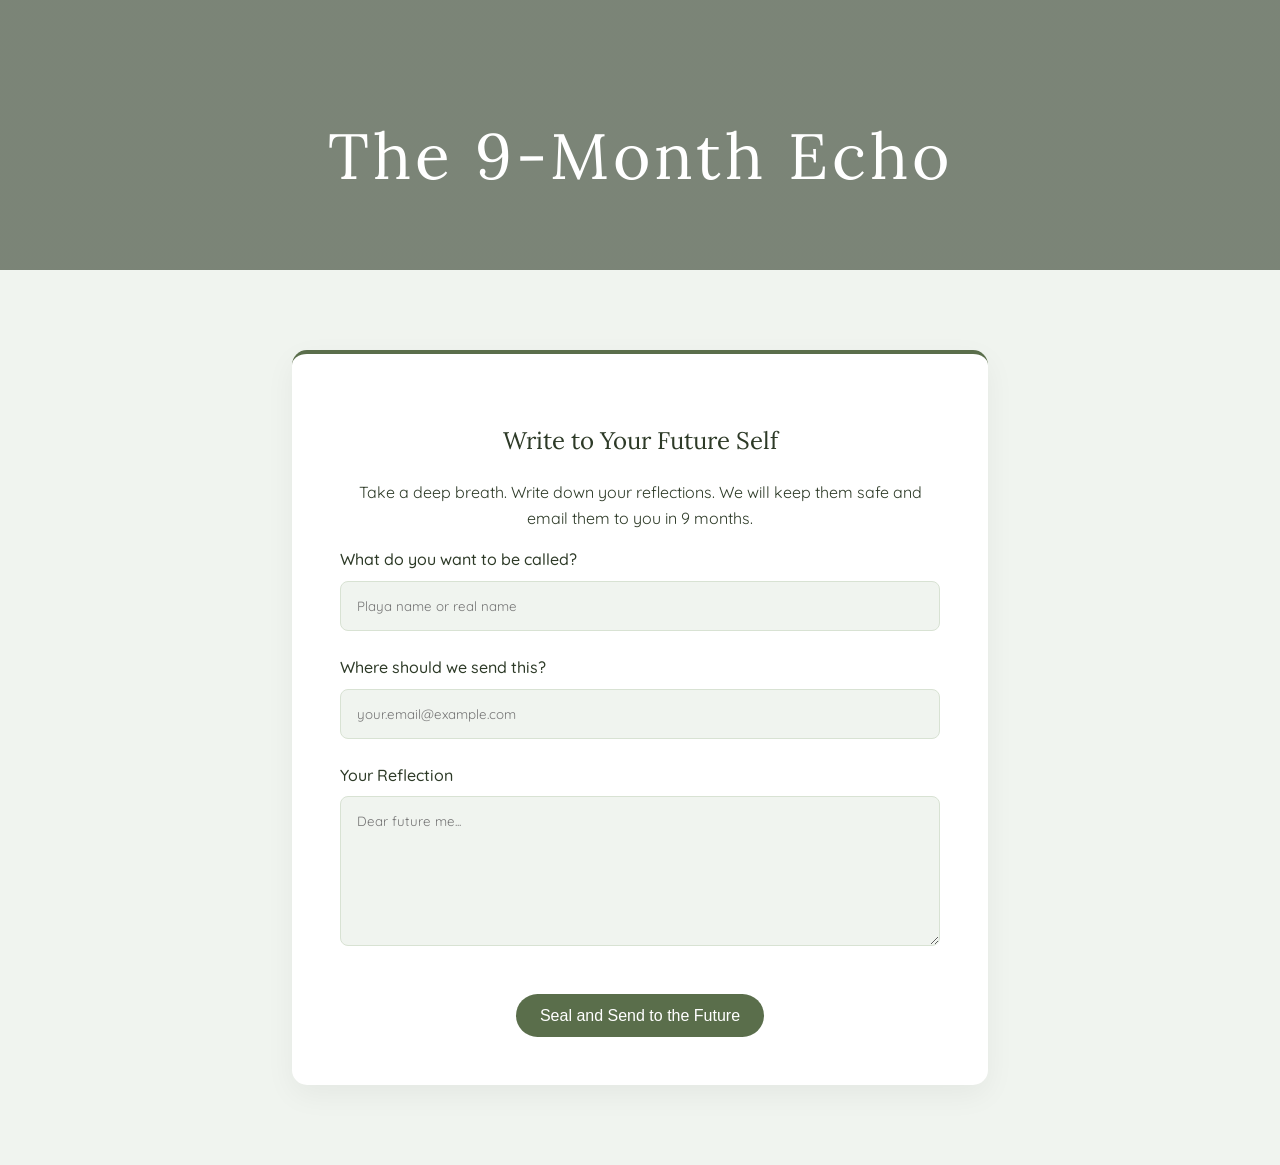
<file: digital-postcard.html>
<!DOCTYPE html>
<html lang="en">
<head>
    <meta charset="UTF-8">
    <meta name="viewport" content="width=device-width, initial-scale=1.0">
    <title>Digital Echo | Reframing Test</title>
    <link rel="stylesheet" href="style.css">
    <link href="https://fonts.googleapis.com/css2?family=Quicksand:wght@300;500&family=Lora:italic,wght@0,400;1,400&display=swap" rel="stylesheet">
    <style>
        /* Form specific styles for the test page */
        .form-container {
            max-width: 600px;
            margin: 3rem auto;
            background: white;
            padding: 3rem;
            border-radius: 15px;
            box-shadow: 0 10px 30px rgba(0,0,0,0.05);
            border-top: 4px solid var(--moss);
        }
        .form-group {
            margin-bottom: 1.5rem;
            text-align: left;
        }
        label {
            display: block;
            margin-bottom: 0.5rem;
            color: var(--forest-deep);
            font-weight: 500;
        }
        input[type="text"],
        input[type="email"],
        textarea {
            width: 100%;
            padding: 1rem;
            border: 1px solid #d8e2d3;
            border-radius: 8px;
            font-family: 'Quicksand', sans-serif;
            background-color: var(--mist);
            box-sizing: border-box;
        }
        textarea {
            resize: vertical;
            min-height: 150px;
        }
        input:focus, textarea:focus {
            outline: none;
            border-color: var(--moss);
            background-color: white;
        }
    </style>
</head>
<body>

    <header class="hero" style="height: 30vh;">
        <div class="overlay">
            <h1>The 9-Month Echo</h1>
        </div>
    </header>

    <main class="container">
        <div class="form-container">
            <h2>Write to Your Future Self</h2>
            <p>Take a deep breath. Write down your reflections. We will keep them safe and email them to you in 9 months.</p>
            
            <form id="echoForm">
                <div class="form-group">
                    <label for="participantName">What do you want to be called?</label>
                    <input type="text" id="participantName" required placeholder="Playa name or real name">
                </div>
                <div class="form-group">
                    <label for="participantEmail">Where should we send this?</label>
                    <input type="email" id="participantEmail" required placeholder="your.email@example.com">
                </div>
                <div class="form-group">
                    <label for="reflectionText">Your Reflection</label>
                    <textarea id="reflectionText" required placeholder="Dear future me..."></textarea>
                </div>
                <button type="submit">Seal and Send to the Future</button>
            </form>
            
            <div id="successMessage" style="display: none; margin-top: 2rem; color: var(--moss);">
                <h3>Message Received</h3>
                <p>Your words have been planted. We will see you in 9 months.</p>
            </div>
        </div>
    </main>

    <script>
        document.getElementById('echoForm').addEventListener('submit', function(e) {
            e.preventDefault();
            // In the future, this is where you'd hook up a service like Formspree or EmailJS
            this.style.display = 'none';
            document.getElementById('successMessage').style.display = 'block';
        });
    </script>
</body>
</html>
</file>
<file: style.css>
:root {
    --forest-deep: #2d3a27;
    --moss: #5a6e4b;
    --mist: #f0f4ef;
    --bark: #6d594f;
    --accent: #a3b18a;
}

body {
    margin: 0;
    font-family: 'Quicksand', sans-serif;
    background-color: var(--mist);
    color: var(--forest-deep);
    line-height: 1.6;
}

h1, h2, h3 {
    font-family: 'Lora', serif;
    font-weight: 400;
}

.container {
    max-width: 900px;
    margin: 0 auto;
    padding: 2rem;
    text-align: center;
}

.hero {
    height: 60vh;
    background: linear-gradient(rgba(45, 58, 39, 0.6), rgba(45, 58, 39, 0.6)), 
                url('https://images.unsplash.com/photo-1441974231531-c6227db76b6e?auto=format&fit=crop&q=80&w=1000');
    background-size: cover;
    background-position: center;
    display: flex;
    align-items: center;
    justify-content: center;
    color: white;
    text-align: center;
}

.hero h1 {
    font-size: 4rem;
    margin-bottom: 0;
    letter-spacing: 4px;
}

.projects {
    display: flex;
    gap: 2rem;
    flex-wrap: wrap;
    justify-content: center;
    margin-top: -50px;
}

.card {
    background: white;
    padding: 2.5rem;
    border-radius: 15px;
    box-shadow: 0 10px 30px rgba(0,0,0,0.05);
    flex: 1;
    min-width: 300px;
    transition: transform 0.3s ease;
    border-bottom: 4px solid var(--moss);
}

.card:hover {
    transform: translateY(-5px);
}

.icon {
    font-size: 3rem;
    margin-bottom: 1rem;
}

button {
    background-color: var(--moss);
    color: white;
    border: none;
    padding: 0.8rem 1.5rem;
    border-radius: 25px;
    cursor: pointer;
    font-size: 1rem;
    margin-top: 1rem;
    transition: background 0.3s;
}

button:hover {
    background-color: var(--forest-deep);
}

/* Add to existing style.css */

.camp-location {
    font-family: 'Lora', serif;
    font-style: italic;
    color: var(--moss);
    margin-top: 1.5rem;
}

/* Custom Audio Player Styles */
.custom-audio-player {
    display: flex;
    align-items: center;
    gap: 15px;
    background-color: var(--mist);
    padding: 10px 15px;
    border-radius: 30px;
    margin-top: 1.5rem;
    border: 1px solid rgba(90, 110, 75, 0.2);
}

.play-toggle {
    background-color: var(--moss);
    color: white;
    border: none;
    width: 40px;
    height: 40px;
    border-radius: 50%;
    display: flex;
    align-items: center;
    justify-content: center;
    cursor: pointer;
    font-size: 1.2rem;
    margin: 0; /* Override previous button margin */
    padding: 0;
    transition: transform 0.2s, background-color 0.3s;
}

.play-toggle:hover {
    background-color: var(--forest-deep);
    transform: scale(1.05);
}

.progress-wrapper {
    flex-grow: 1;
    height: 8px;
    background-color: #d8e2d3;
    border-radius: 4px;
    cursor: pointer;
    overflow: hidden;
}

.progress-fill {
    height: 100%;
    background-color: var(--moss);
    width: 0%;
    transition: width 0.1s linear;
}

button, .btn {
    background-color: var(--moss);
    color: white;
    border: none;
    padding: 0.8rem 1.5rem;
    border-radius: 25px;
    cursor: pointer;
    font-size: 1rem;
    margin-top: 1rem;
    transition: background 0.3s;
    /* Added to make the <a> tag behave visually like a button */
    display: inline-block; 
    text-decoration: none; 
}

button:hover, .btn:hover {
    background-color: var(--forest-deep);
}

footer {
    padding: 3rem;
    text-align: center;
    font-style: italic;
    opacity: 0.7;
}
</file>
